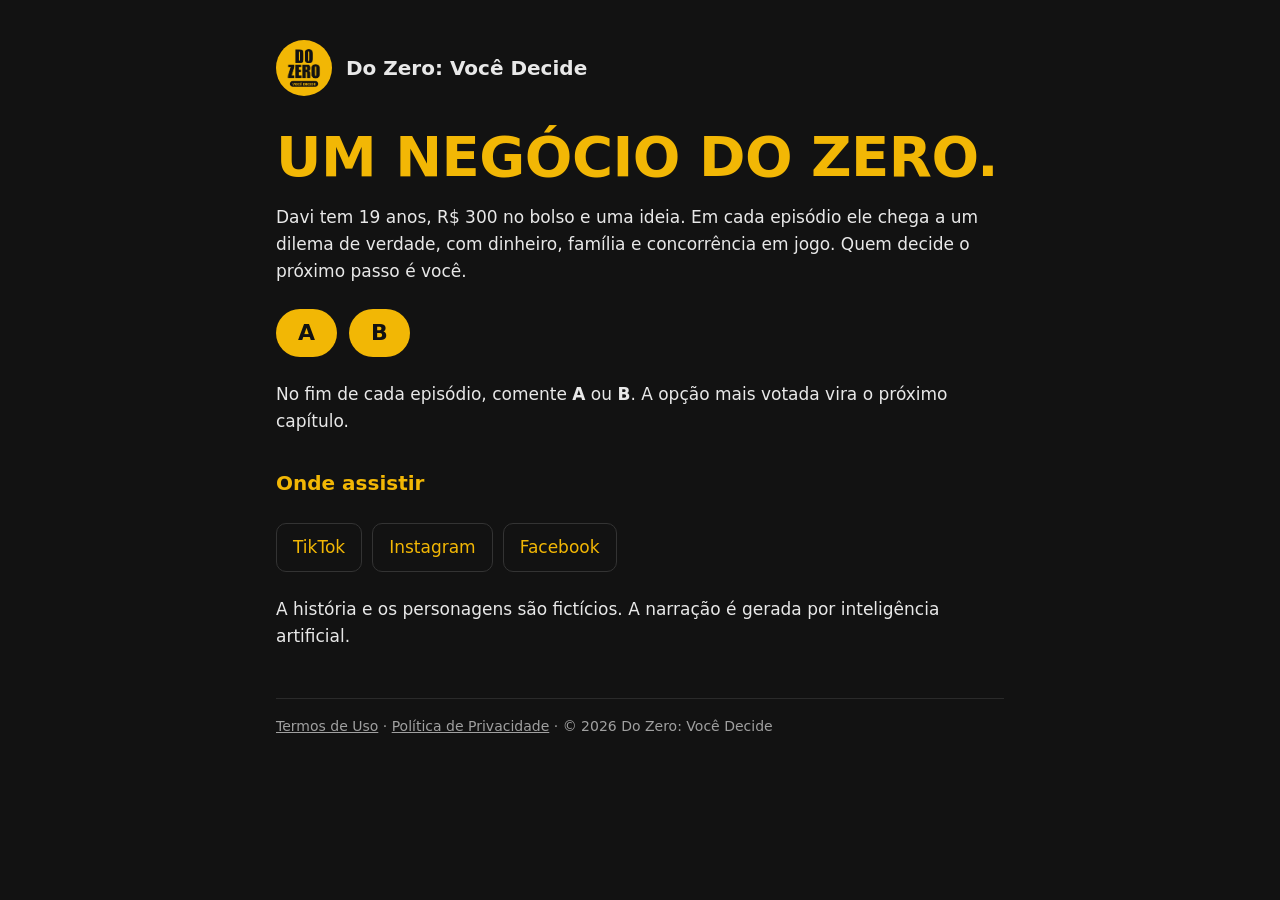
<file: index.html>
<!doctype html>
<html lang="pt-BR">
<head>
<meta charset="utf-8">
<meta name="viewport" content="width=device-width,initial-scale=1">
<title>Do Zero: Você Decide</title>
<meta name="description" content="Uma série em episódios: um negócio do zero, e você decide cada passo nos comentários.">
<link rel="icon" href="logo.png">
<link rel="stylesheet" href="estilo.css">
</head>
<body>
<main>
<header><img src="logo.png" alt="Logo Do Zero: Você Decide"><a href="./">Do Zero: Você Decide</a></header>
<h1>Um negócio do zero.</h1>
<p>Davi tem 19 anos, R$ 300 no bolso e uma ideia. Em cada episódio ele chega a um dilema de verdade, com dinheiro, família e concorrência em jogo. Quem decide o próximo passo é você.</p>
<div class="ab" aria-label="Escolha A ou B"><span>A</span><span>B</span></div>
<p>No fim de cada episódio, comente <b>A</b> ou <b>B</b>. A opção mais votada vira o próximo capítulo.</p>
<h2>Onde assistir</h2>
<div class="redes">
<a href="https://www.tiktok.com/@dozerovocedecide">TikTok</a>
<a href="https://www.instagram.com/dozerovocedecide/">Instagram</a>
<a href="https://www.facebook.com/profile.php?id=61596900020303">Facebook</a>
</div>
<p>A história e os personagens são fictícios. A narração é gerada por inteligência artificial.</p>
<footer><a href="termos.html">Termos de Uso</a> · <a href="privacidade.html">Política de Privacidade</a> · © 2026 Do Zero: Você Decide</footer>
</main>
</body>
</html>
</file>
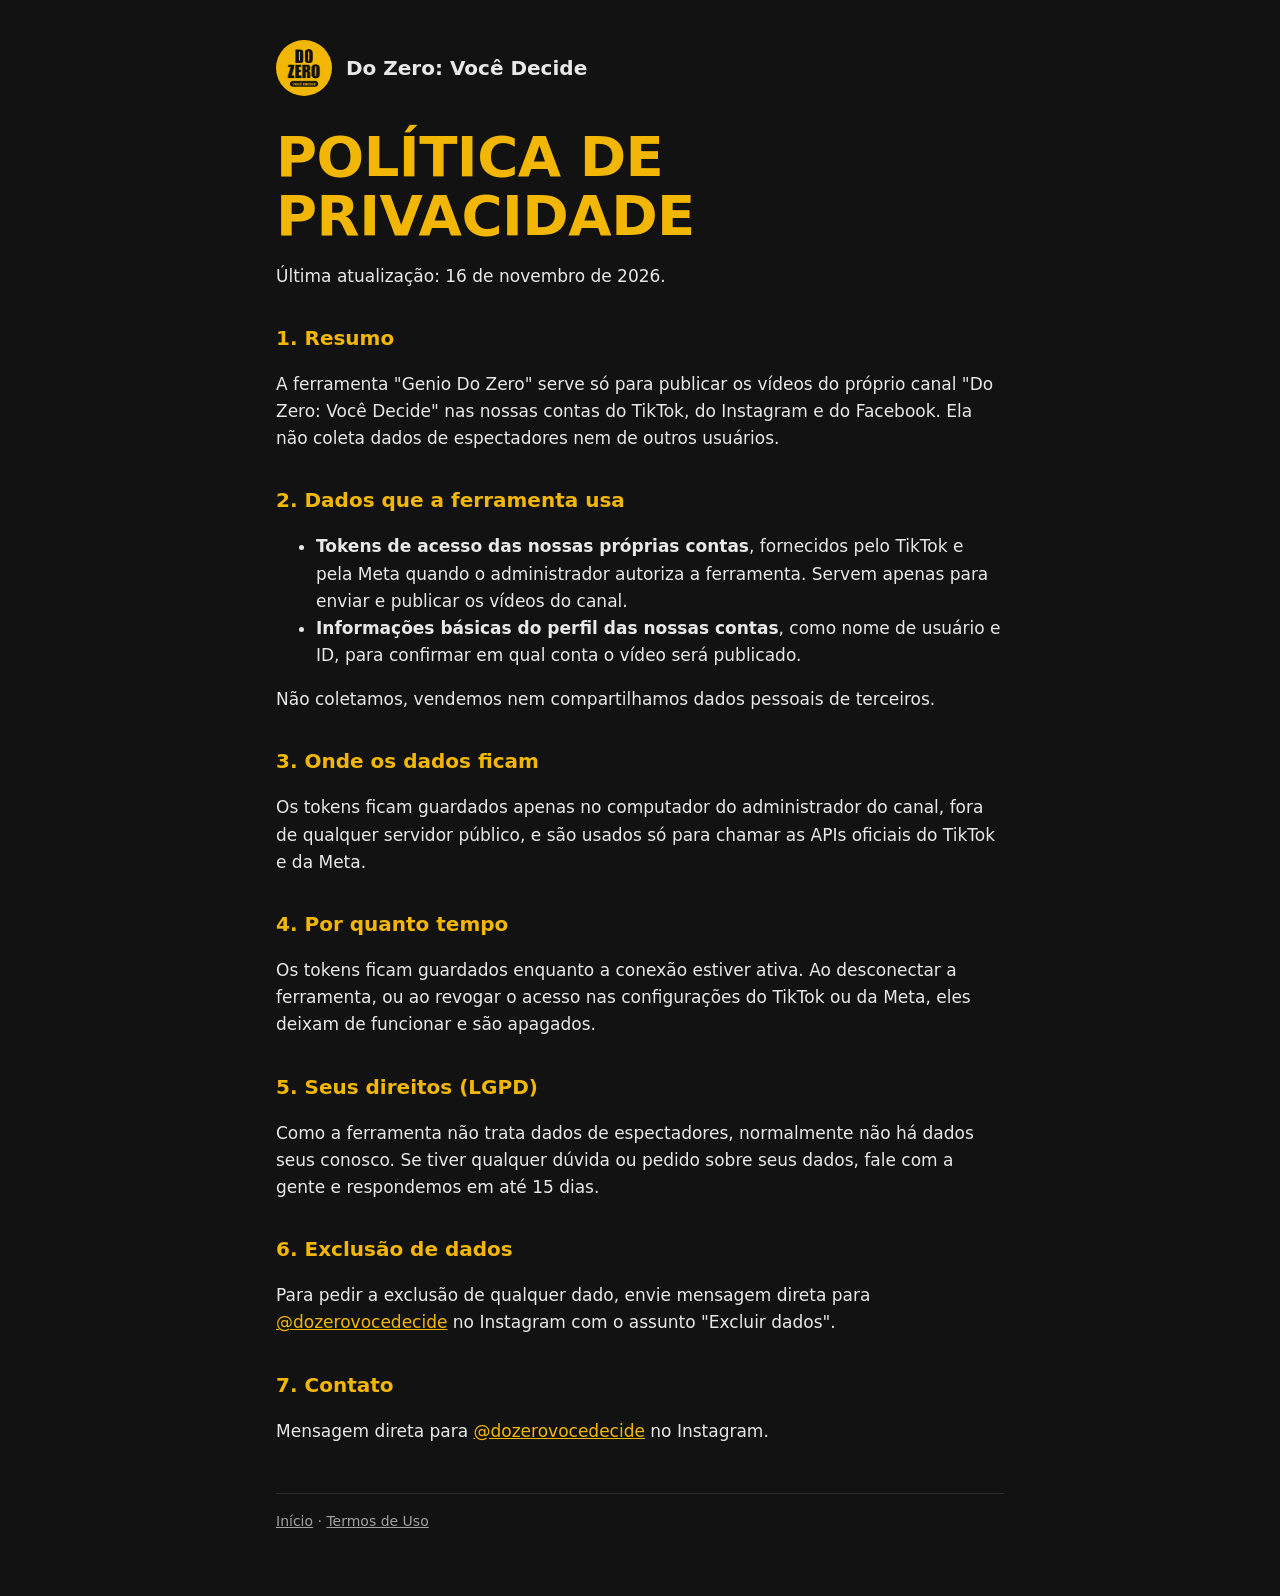
<file: privacidade.html>
<!doctype html>
<html lang="pt-BR">
<head>
<meta charset="utf-8">
<meta name="viewport" content="width=device-width,initial-scale=1">
<title>Política de Privacidade · Do Zero</title>
<link rel="icon" href="logo.png">
<link rel="stylesheet" href="estilo.css">
</head>
<body>
<main>
<header><img src="logo.png" alt="Logo Do Zero: Você Decide"><a href="./">Do Zero: Você Decide</a></header>
<h1>Política de Privacidade</h1>
<p>Última atualização: 16 de novembro de 2026.</p>

<h2>1. Resumo</h2>
<p>A ferramenta "Genio Do Zero" serve só para publicar os vídeos do próprio canal "Do Zero: Você Decide" nas nossas contas do TikTok, do Instagram e do Facebook. Ela não coleta dados de espectadores nem de outros usuários.</p>

<h2>2. Dados que a ferramenta usa</h2>
<ul>
<li><b>Tokens de acesso das nossas próprias contas</b>, fornecidos pelo TikTok e pela Meta quando o administrador autoriza a ferramenta. Servem apenas para enviar e publicar os vídeos do canal.</li>
<li><b>Informações básicas do perfil das nossas contas</b>, como nome de usuário e ID, para confirmar em qual conta o vídeo será publicado.</li>
</ul>
<p>Não coletamos, vendemos nem compartilhamos dados pessoais de terceiros.</p>

<h2>3. Onde os dados ficam</h2>
<p>Os tokens ficam guardados apenas no computador do administrador do canal, fora de qualquer servidor público, e são usados só para chamar as APIs oficiais do TikTok e da Meta.</p>

<h2>4. Por quanto tempo</h2>
<p>Os tokens ficam guardados enquanto a conexão estiver ativa. Ao desconectar a ferramenta, ou ao revogar o acesso nas configurações do TikTok ou da Meta, eles deixam de funcionar e são apagados.</p>

<h2>5. Seus direitos (LGPD)</h2>
<p>Como a ferramenta não trata dados de espectadores, normalmente não há dados seus conosco. Se tiver qualquer dúvida ou pedido sobre seus dados, fale com a gente e respondemos em até 15 dias.</p>

<h2>6. Exclusão de dados</h2>
<p>Para pedir a exclusão de qualquer dado, envie mensagem direta para <a href="https://www.instagram.com/dozerovocedecide/">@dozerovocedecide</a> no Instagram com o assunto "Excluir dados".</p>

<h2>7. Contato</h2>
<p>Mensagem direta para <a href="https://www.instagram.com/dozerovocedecide/">@dozerovocedecide</a> no Instagram.</p>

<footer><a href="./">Início</a> · <a href="termos.html">Termos de Uso</a></footer>
</main>
</body>
</html>
</file>
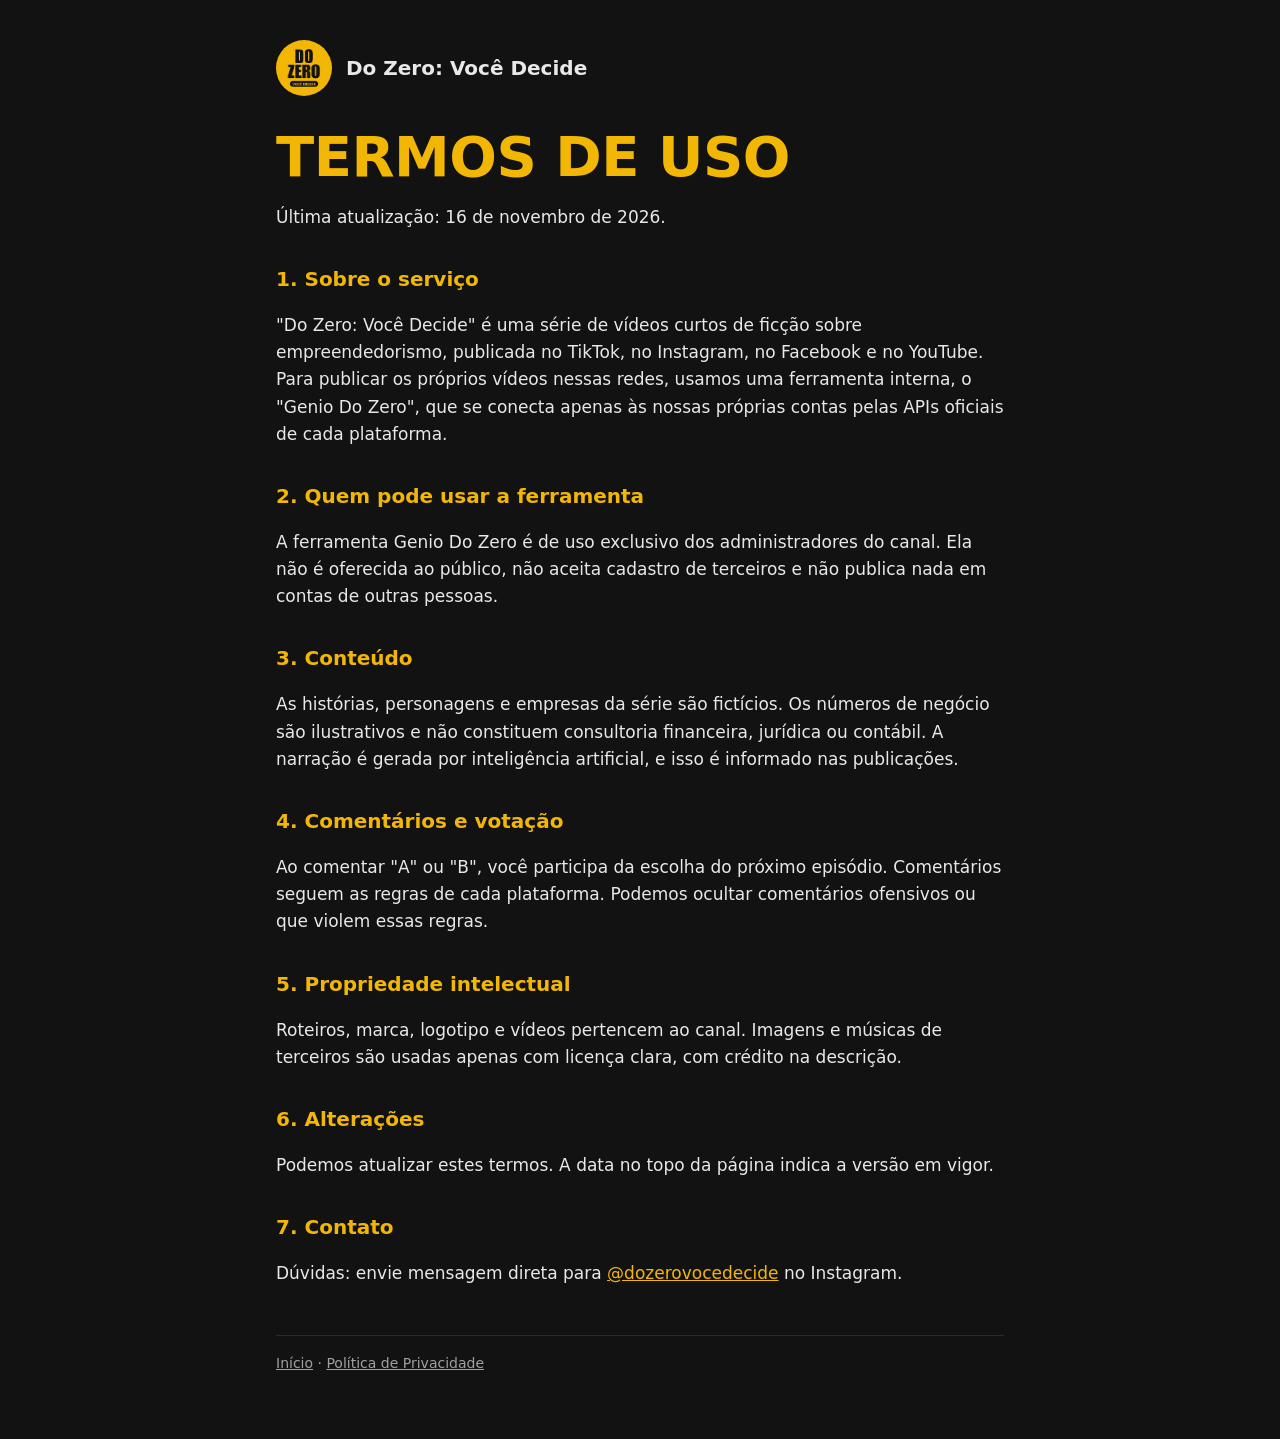
<file: termos.html>
<!doctype html>
<html lang="pt-BR">
<head>
<meta charset="utf-8">
<meta name="viewport" content="width=device-width,initial-scale=1">
<title>Termos de Uso · Do Zero</title>
<link rel="icon" href="logo.png">
<link rel="stylesheet" href="estilo.css">
</head>
<body>
<main>
<header><img src="logo.png" alt="Logo Do Zero: Você Decide"><a href="./">Do Zero: Você Decide</a></header>
<h1>Termos de Uso</h1>
<p>Última atualização: 16 de novembro de 2026.</p>

<h2>1. Sobre o serviço</h2>
<p>"Do Zero: Você Decide" é uma série de vídeos curtos de ficção sobre empreendedorismo, publicada no TikTok, no Instagram, no Facebook e no YouTube. Para publicar os próprios vídeos nessas redes, usamos uma ferramenta interna, o "Genio Do Zero", que se conecta apenas às nossas próprias contas pelas APIs oficiais de cada plataforma.</p>

<h2>2. Quem pode usar a ferramenta</h2>
<p>A ferramenta Genio Do Zero é de uso exclusivo dos administradores do canal. Ela não é oferecida ao público, não aceita cadastro de terceiros e não publica nada em contas de outras pessoas.</p>

<h2>3. Conteúdo</h2>
<p>As histórias, personagens e empresas da série são fictícios. Os números de negócio são ilustrativos e não constituem consultoria financeira, jurídica ou contábil. A narração é gerada por inteligência artificial, e isso é informado nas publicações.</p>

<h2>4. Comentários e votação</h2>
<p>Ao comentar "A" ou "B", você participa da escolha do próximo episódio. Comentários seguem as regras de cada plataforma. Podemos ocultar comentários ofensivos ou que violem essas regras.</p>

<h2>5. Propriedade intelectual</h2>
<p>Roteiros, marca, logotipo e vídeos pertencem ao canal. Imagens e músicas de terceiros são usadas apenas com licença clara, com crédito na descrição.</p>

<h2>6. Alterações</h2>
<p>Podemos atualizar estes termos. A data no topo da página indica a versão em vigor.</p>

<h2>7. Contato</h2>
<p>Dúvidas: envie mensagem direta para <a href="https://www.instagram.com/dozerovocedecide/">@dozerovocedecide</a> no Instagram.</p>

<footer><a href="./">Início</a> · <a href="privacidade.html">Política de Privacidade</a></footer>
</main>
</body>
</html>
</file>
<file: estilo.css>
:root{--y:#F2B705;--k:#121212;--t:#e8e8e8;--m:#a0a0a0}
*{box-sizing:border-box}
body{margin:0;background:var(--k);color:var(--t);font:17px/1.6 system-ui,-apple-system,"Segoe UI",Roboto,sans-serif}
main{max-width:760px;margin:0 auto;padding:40px 16px 64px}
header{display:flex;align-items:center;gap:14px;margin-bottom:32px}
header img{width:56px;height:56px;border-radius:50%}
header a{color:var(--t);text-decoration:none;font-weight:700;font-size:20px}
h1{font-size:clamp(32px,7vw,56px);line-height:1.05;margin:0 0 16px;color:var(--y);text-transform:uppercase;letter-spacing:-.5px}
h2{color:var(--y);font-size:20px;margin:32px 0 8px}
a{color:var(--y)}
.ab{display:flex;gap:12px;margin:24px 0}
.ab span{background:var(--y);color:var(--k);font-weight:800;border-radius:999px;padding:6px 22px;font-size:22px}
.redes{display:flex;flex-wrap:wrap;gap:10px;margin:24px 0}
.redes a{border:1px solid #333;border-radius:10px;padding:10px 16px;text-decoration:none}
footer{margin-top:48px;color:var(--m);font-size:14px;border-top:1px solid #2a2a2a;padding-top:16px}
footer a{color:var(--m)}
</file>
